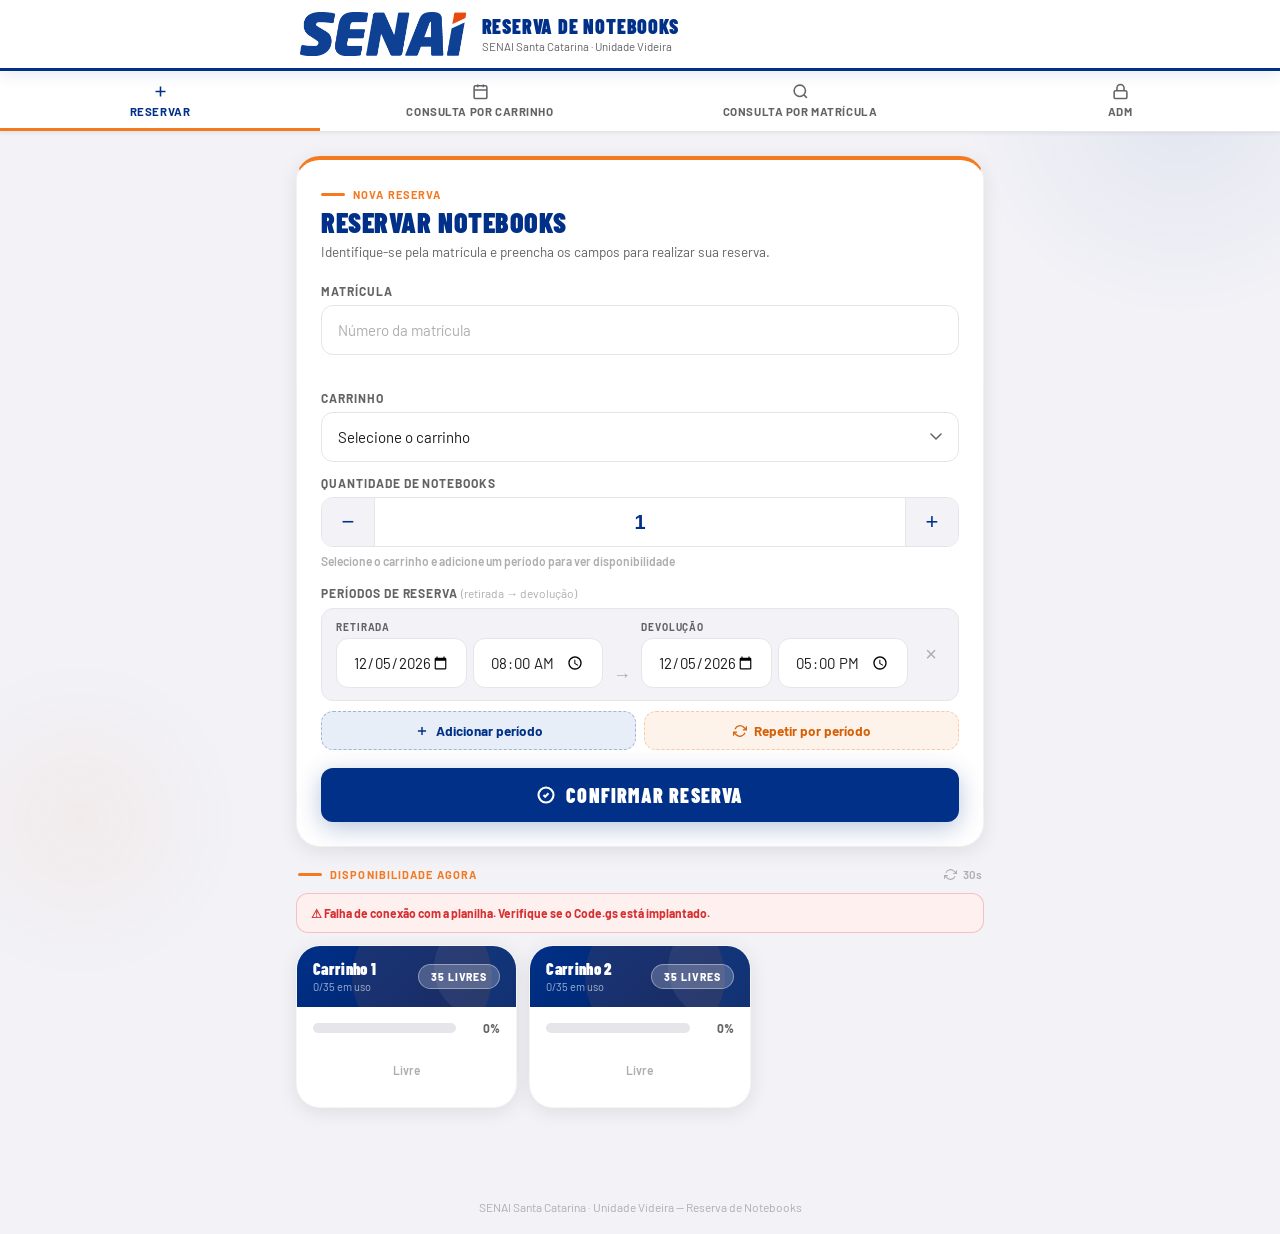
<file: index.html>
<!DOCTYPE html>
<html lang="pt-BR">
<head>
  <meta charset="UTF-8">
  <meta name="viewport" content="width=device-width, initial-scale=1.0">
  <title>Reserva de Notebooks — SENAI SC Videira</title>
  <link rel="preconnect" href="https://fonts.googleapis.com">
  <link rel="preconnect" href="https://fonts.gstatic.com" crossorigin>
  <link rel="icon" type="image/png" href="Logo-S.png">
  <link href="https://fonts.googleapis.com/css2?family=Barlow:wght@400;500;600;700;800&family=Barlow+Condensed:wght@700;800;900&display=swap" rel="stylesheet">
  <link rel="stylesheet" href="style.css">
</head>
<body>
  <header class="header">
    <div class="header-inner">
      <div class="logo-wrap">
        <img src="Logo-SENAI_EP.png" alt="SENAI" class="logo-img">
      </div>
      <div class="header-text">
        <h1>Reserva de Notebooks</h1>
        <p>SENAI Santa Catarina · Unidade Videira</p>
      </div>
    </div>
  </header>
  <nav class="nav-tabs" role="tablist" aria-label="Navegação principal">
    <button class="tab-btn active" data-tab="reservar" role="tab" aria-selected="true">
      <svg viewBox="0 0 24 24" fill="none" stroke="currentColor" stroke-width="2.2" aria-hidden="true"><path d="M12 5v14M5 12h14"/></svg>
      Reservar
    </button>
    <button class="tab-btn" data-tab="consultar" role="tab" aria-selected="false">
      <svg viewBox="0 0 24 24" fill="none" stroke="currentColor" stroke-width="2.2" aria-hidden="true"><rect x="3" y="4" width="18" height="18" rx="2"/><path d="M16 2v4M8 2v4M3 10h18"/></svg>
      Consulta por Carrinho
    </button>
    <button class="tab-btn" data-tab="consulta-professor" role="tab" aria-selected="false">
      <svg viewBox="0 0 24 24" fill="none" stroke="currentColor" stroke-width="2.2" aria-hidden="true"><circle cx="11" cy="11" r="8"/><path d="m21 21-4.35-4.35"/></svg>
      Consulta por Matrícula
    </button>
    <button class="tab-btn" data-tab="adm" role="tab" aria-selected="false">
      <svg viewBox="0 0 24 24" fill="none" stroke="currentColor" stroke-width="2.2" aria-hidden="true"><rect x="3" y="11" width="18" height="11" rx="2"/><path d="M7 11V7a5 5 0 0110 0v4"/></svg>
      ADM
    </button>
  </nav>
  <main class="main">
    <section id="tab-reservar" class="tab-content active" role="tabpanel">
      <div id="form-section">
        <div class="search-card">
          <div class="search-eyebrow">
            <span class="eyebrow-bar"></span>
            <span>Nova Reserva</span>
          </div>
          <h2>Reservar Notebooks</h2>
          <p class="search-sub">Identifique-se pela matrícula e preencha os campos para realizar sua reserva.</p>
          <form id="form-reserva" novalidate autocomplete="off">
            <div class="field-wrap" id="wrap-matricula">
              <label for="matricula">Matrícula</label>
              <input type="text" id="matricula" placeholder="Número da matrícula" inputmode="numeric" autocomplete="off">
              <div class="matricula-hint" id="matricula-hint"></div>
              <div class="error-text" id="err-matricula">Informe a matrícula.</div>
            </div>
            <div class="field-wrap" id="wrap-unidade">
              <label for="unidade">Carrinho</label>
              <select id="unidade">
                <option value="">Selecione o carrinho</option>
                <option value="Carrinho 1">Carrinho 1</option>
                <option value="Carrinho 2">Carrinho 2</option>
              </select>
              <div class="error-text" id="err-unidade">Selecione o carrinho.</div>
            </div>
            <div class="field-wrap" id="wrap-quantidade">
              <label for="quantidade">Quantidade de Notebooks</label>
              <div class="qty-wrap">
                <button type="button" class="qty-btn" id="qty-minus" aria-label="Diminuir quantidade">−</button>
                <input type="number" id="quantidade" value="1" min="1" max="35" aria-live="polite">
                <button type="button" class="qty-btn" id="qty-plus" aria-label="Aumentar quantidade">+</button>
              </div>
              <div class="qty-hint" id="qty-hint">Selecione o carrinho e adicione um período para ver disponibilidade</div>
              <div class="error-text" id="err-quantidade">Quantidade inválida (mínimo 1).</div>
            </div>
            <div class="field-wrap" id="wrap-slots">
              <label>Períodos de Reserva <span class="label-opcional">(retirada → devolução)</span></label>
              <div id="slot-list"></div>
              <div class="slot-actions-row">
                <button type="button" class="btn-add-slot" id="btn-add-slot">
                  <svg viewBox="0 0 24 24" fill="none" stroke="currentColor" stroke-width="2.5" width="14" height="14" aria-hidden="true"><path d="M12 5v14M5 12h14"/></svg>
                  Adicionar período
                </button>
                <button type="button" class="btn-add-slot btn-recorrente" id="btn-toggle-recorrente">
                  <svg viewBox="0 0 24 24" fill="none" stroke="currentColor" stroke-width="2.2" width="14" height="14" aria-hidden="true"><path d="M23 4v6h-6M1 20v-6h6"/><path d="M3.51 9a9 9 0 0114.85-3.36L23 10M1 14l4.64 4.36A9 9 0 0020.49 15"/></svg>
                  Repetir por período
                </button>
              </div>
              <div id="recorrente-panel" class="recorrente-panel" hidden>
                <div class="field-row">
                  <div class="field-wrap">
                    <label for="rec-inicio">Data início</label>
                    <input type="date" id="rec-inicio">
                  </div>
                  <div class="field-wrap">
                    <label for="rec-fim">Data fim</label>
                    <input type="date" id="rec-fim">
                  </div>
                </div>
                <div class="field-wrap">
                  <label>Repetir nos dias</label>
                  <div class="weekday-picker" id="rec-dias">
                    <button type="button" class="weekday-btn" data-dow="1">Seg</button>
                    <button type="button" class="weekday-btn" data-dow="2">Ter</button>
                    <button type="button" class="weekday-btn" data-dow="3">Qua</button>
                    <button type="button" class="weekday-btn" data-dow="4">Qui</button>
                    <button type="button" class="weekday-btn" data-dow="5">Sex</button>
                    <button type="button" class="weekday-btn" data-dow="6">Sáb</button>
                    <button type="button" class="weekday-btn" data-dow="0">Dom</button>
                  </div>
                </div>
                <div class="field-row">
                  <div class="field-wrap">
                    <label for="rec-hora-ret">Hora de retirada</label>
                    <input type="time" id="rec-hora-ret" min="08:00" max="23:00" value="08:00">
                  </div>
                  <div class="field-wrap">
                    <label for="rec-hora-dev">Hora de devolução</label>
                    <input type="time" id="rec-hora-dev" min="08:00" max="23:00" value="17:00">
                  </div>
                </div>
                <button type="button" class="btn-add-slot" id="btn-gerar-recorrente" style="border-style:solid;background:var(--orange-light);color:var(--orange-dark);border-color:rgba(244,121,32,0.35)">
                  Gerar períodos
                </button>
                <div class="rec-hint" id="rec-hint"></div>
              </div>
              <div class="error-text" id="err-slots">Adicione pelo menos um período de reserva.</div>
            </div>
            <button type="submit" class="btn-buscar" id="btn-reservar">
              <svg viewBox="0 0 24 24" fill="none" stroke="currentColor" stroke-width="2.5" width="20" height="20" aria-hidden="true"><path d="M9 12l2 2 4-4m6 2a9 9 0 11-18 0 9 9 0 0118 0z"/></svg>
              Confirmar Reserva
            </button>
          </form>
          <div id="suggestion-box" class="suggestion-box" hidden></div>
        </div>
      </div>
      <div id="confirmacao" hidden>
        <div class="result-card">
          <div class="card-top">
            <div class="avatar" id="conf-avatar"></div>
            <div class="card-name-block">
              <div class="card-name" id="conf-nome"></div>
              <div class="card-name-sub" id="conf-matricula"></div>
            </div>
            <span class="status-pill status-confirmado">Confirmado</span>
          </div>
          <div class="card-body">
            <div class="info-grid">
              <div>
                <div class="info-lbl">Carrinho</div>
                <div class="info-val" id="conf-unidade"></div>
              </div>
              <div>
                <div class="info-lbl">Quantidade</div>
                <div class="info-val" id="conf-quantidade"></div>
              </div>
            </div>
            <div id="conf-slots"></div>
          </div>
          <div class="card-footer">
            <span class="card-footer-icon">ℹ️</span>
            <p><strong>Retire os notebooks</strong> no armário de carregamento no horário de retirada. Eles retornam ao estoque automaticamente no horário de devolução.</p>
          </div>
        </div>
        <button class="btn-buscar" id="btn-nova-reserva" style="margin-top:12px">
          <svg viewBox="0 0 24 24" fill="none" stroke="currentColor" stroke-width="2.5" width="20" height="20" aria-hidden="true"><path d="M12 5v14M5 12h14"/></svg>
          Nova Reserva
        </button>
      </div>
      <div class="situacao-home-wrap">
        <div class="situacao-home-header">
          <div class="search-eyebrow" style="margin-bottom:0">
            <span class="eyebrow-bar"></span>
            <span>Disponibilidade Agora</span>
          </div>
          <div class="refresh-note" style="margin:0">
            <svg viewBox="0 0 24 24" fill="none" stroke="currentColor" stroke-width="2" width="13" height="13" aria-hidden="true"><path d="M23 4v6h-6M1 20v-6h6"/><path d="M3.51 9a9 9 0 0114.85-3.36L23 10M1 14l4.64 4.36A9 9 0 0020.49 15"/></svg>
            30s
          </div>
        </div>
        <div id="api-status" class="api-status-banner" hidden role="alert"></div>
        <div id="situacao-cards" class="situacao-grid" aria-live="polite"></div>
      </div>
    </section>
    <section id="tab-consultar" class="tab-content" hidden role="tabpanel">
      <div class="search-card">
        <div class="search-eyebrow">
          <span class="eyebrow-bar"></span>
          <span>Consulta por Carrinho</span>
        </div>
        <h2>Consulta por Carrinho</h2>
        <p class="search-sub">Verifique datas e horários disponíveis. Filtre por horário para consultar uma janela específica.</p>
        <div class="field-wrap">
          <label for="cons-unidade">Carrinho</label>
          <select id="cons-unidade">
            <option value="">Todos os carrinhos</option>
            <option value="Carrinho 1">Carrinho 1</option>
            <option value="Carrinho 2">Carrinho 2</option>
          </select>
        </div>
        <div class="field-wrap">
          <label for="cons-mes">Mês de Referência</label>
          <input type="month" id="cons-mes">
        </div>
        <div class="field-row">
          <div class="field-wrap">
            <label for="cons-hora-ret">Horário de retirada <span class="label-opcional">(opcional)</span></label>
            <input type="time" id="cons-hora-ret" min="08:00" max="23:00">
          </div>
          <div class="field-wrap">
            <label for="cons-hora-dev">Horário de devolução <span class="label-opcional">(opcional)</span></label>
            <input type="time" id="cons-hora-dev" min="08:00" max="23:00">
          </div>
        </div>
        <button class="btn-buscar" id="btn-consultar">
          <svg viewBox="0 0 24 24" fill="none" stroke="currentColor" stroke-width="2.5" width="20" height="20" aria-hidden="true"><circle cx="11" cy="11" r="8"/><path d="m21 21-4.35-4.35"/></svg>
          Consultar
        </button>
      </div>
      <div id="consulta-resultado" aria-live="polite"></div>
    </section>
    <section id="tab-consulta-professor" class="tab-content" hidden role="tabpanel">
      <div class="search-card">
        <div class="search-eyebrow">
          <span class="eyebrow-bar"></span>
          <span>Consulta por Matrícula</span>
        </div>
        <h2>Consultar Reservas</h2>
        <p class="search-sub">Digite a matrícula para listar as reservas dela.</p>
        <div class="field-wrap" id="wrap-prof-matricula">
          <label for="prof-matricula">Matrícula</label>
          <input type="text" id="prof-matricula" placeholder="Número da matrícula" inputmode="numeric" autocomplete="off">
        </div>
        <div class="field-wrap">
          <label for="prof-unidade">Carrinho <span class="label-opcional">(opcional)</span></label>
          <select id="prof-unidade">
            <option value="">Todos os carrinhos</option>
            <option value="Carrinho 1">Carrinho 1</option>
            <option value="Carrinho 2">Carrinho 2</option>
          </select>
        </div>
        <div class="field-row">
          <div class="field-wrap">
            <label for="prof-inicio">Data Início <span class="label-opcional">(opcional)</span></label>
            <input type="date" id="prof-inicio">
          </div>
          <div class="field-wrap">
            <label for="prof-fim">Data Fim <span class="label-opcional">(opcional)</span></label>
            <input type="date" id="prof-fim">
          </div>
        </div>
        <button class="btn-buscar" id="btn-consulta-professor">
          <svg viewBox="0 0 24 24" fill="none" stroke="currentColor" stroke-width="2.5" width="20" height="20" aria-hidden="true"><circle cx="11" cy="11" r="8"/><path d="m21 21-4.35-4.35"/></svg>
          Buscar Reservas
        </button>
      </div>
      <div id="consulta-professor-resultado" aria-live="polite"></div>
    </section>
    <section id="tab-adm" class="tab-content" hidden role="tabpanel">
      <div class="search-card">
        <div class="search-eyebrow">
          <span class="eyebrow-bar"></span>
          <span>Área Restrita</span>
        </div>
        <h2>Acesso Administrativo</h2>
        <p class="search-sub">Digite a senha de administrador para acessar o painel ADM.</p>
        <div class="field-wrap" id="wrap-adm-senha">
          <label for="adm-senha">Senha de Acesso</label>
          <div class="password-wrap">
            <input type="password" id="adm-senha" placeholder="Digite a senha" autocomplete="off">
            <button type="button" class="btn-eye" id="btn-eye-adm" aria-label="Mostrar senha">
              <svg viewBox="0 0 24 24" fill="none" stroke="currentColor" stroke-width="2" width="20" height="20" aria-hidden="true"><path d="M1 12s4-8 11-8 11 8 11 8-4 8-11 8-11-8-11-8z"/><circle cx="12" cy="12" r="3"/></svg>
            </button>
          </div>
          <div class="error-text" id="err-adm-senha">Informe a senha.</div>
        </div>
        <div id="adm-login-erro"></div>
        <button class="btn-buscar" id="btn-adm-acessar">
          <svg viewBox="0 0 24 24" fill="none" stroke="currentColor" stroke-width="2.5" width="20" height="20" aria-hidden="true"><rect x="3" y="11" width="18" height="11" rx="2"/><path d="M7 11V7a5 5 0 0110 0v4"/></svg>
          Acessar
        </button>
      </div>
    </section>
  </main>
  <footer class="footer">
    <p>SENAI Santa Catarina · Unidade Videira — Reserva de Notebooks</p>
  </footer>
  <div id="toast" class="toast" role="status" aria-live="polite"></div>
  <script src="app.js"></script>
</body>
</html>
</file>
<file: style.css>
/* ════════════════════════════════════════════════
   SENAI – Reserva de Notebooks | style.css
   Cores oficiais: Azul #003087 | Laranja #F47920
   ════════════════════════════════════════════════ */
:root {
  --blue:         #003087;
  --blue-dark:    #002166;
  --blue-mid:     #004BB5;
  --blue-light:   #E8EEF8;
  --blue-xlight:  #F0F4FB;
  --orange:       #F47920;
  --orange-dark:  #D4620A;
  --orange-light: #FEF3EA;
  --charcoal:     #1C1C1E;
  --gray-80:      #3A3A3C;
  --gray-60:      #636366;
  --gray-40:      #AEAEB2;
  --gray-20:      #E5E5EA;
  --gray-10:      #F2F2F7;
  --white:        #FFFFFF;
  --green:        #1A7F37;
  --green-bg:     #EAF7EE;
  --green-border: #A7E3B8;
  --red:          #D63031;
  --red-bg:       #FFF0F0;
  --shadow-sm:   0 1px 4px rgba(0,0,0,0.07);
  --shadow-md:   0 4px 20px rgba(0,0,0,0.09);
  --shadow-blue: 0 6px 24px rgba(0,48,135,0.28);
  --r-sm:   8px;
  --r-md:   12px;
  --r-lg:   18px;
  --r-xl:   24px;
  --r-full: 9999px;
}
/* ─── RESET ─── */
*, *::before, *::after { box-sizing: border-box; margin: 0; padding: 0; }
html { scroll-behavior: smooth; }
body {
  font-family: 'Barlow', -apple-system, BlinkMacSystemFont, sans-serif;
  background: var(--gray-10);
  color: var(--charcoal);
  min-height: 100vh;
  -webkit-font-smoothing: antialiased;
  position: relative;
}
body::before {
  content: '';
  position: fixed; top: -120px; right: -120px;
  width: 440px; height: 440px; border-radius: 50%;
  background: radial-gradient(circle, rgba(0,48,135,0.06) 0%, transparent 70%);
  pointer-events: none; z-index: 0;
}
body::after {
  content: '';
  position: fixed; bottom: -80px; left: -80px;
  width: 320px; height: 320px; border-radius: 50%;
  background: radial-gradient(circle, rgba(244,121,32,0.05) 0%, transparent 70%);
  pointer-events: none; z-index: 0;
}
/* ══════════════════════════════════
   HEADER
══════════════════════════════════ */
.header {
  background: var(--white);
  border-bottom: 3px solid var(--blue);
  position: sticky; top: 0; z-index: 100;
  box-shadow: 0 2px 16px rgba(0,48,135,0.12);
}
.header-inner {
  max-width: 720px;
  margin: 0 auto;
  padding: 12px 20px;
  display: flex;
  align-items: center;
  gap: 16px;
}
.logo-wrap {
  flex-shrink: 0;
  display: flex;
  align-items: center;
}
.logo-img {
  height: 44px;
  width: auto;
  display: block;
  object-fit: contain;
}
.header-text { flex: 1; }
.header-text h1 {
  font-family: 'Barlow Condensed', sans-serif;
  font-size: 20px; font-weight: 900;
  color: var(--blue);
  text-transform: uppercase; letter-spacing: 0.04em;
  line-height: 1.1;
}
.header-text p {
  font-size: 11.5px;
  color: var(--gray-60);
  margin-top: 2px;
}
/* ══════════════════════════════════
   NAV TABS
══════════════════════════════════ */
.nav-tabs {
  background: var(--white);
  border-bottom: 1px solid var(--gray-20);
  position: sticky; top: 67px; z-index: 90;
  box-shadow: var(--shadow-sm);
  display: flex;
  overflow-x: auto;
  -webkit-overflow-scrolling: touch;
  scrollbar-width: none;
}
.nav-tabs::-webkit-scrollbar { display: none; }
.tab-btn {
  flex: 1;
  min-width: 80px;
  padding: 12px 8px 10px;
  background: none;
  border: none;
  border-bottom: 3px solid transparent;
  cursor: pointer;
  font-family: 'Barlow', sans-serif;
  font-size: 11.5px;
  font-weight: 700;
  color: var(--gray-60);
  text-transform: uppercase;
  letter-spacing: 0.05em;
  display: flex;
  flex-direction: column;
  align-items: center;
  gap: 4px;
  transition: color .15s, border-color .15s;
  white-space: nowrap;
  text-decoration: none;
}
.tab-btn svg { width: 17px; height: 17px; }
.tab-btn:hover { color: var(--blue); }
.tab-btn.active {
  color: var(--blue);
  border-bottom-color: var(--orange);
}
/* ══════════════════════════════════
   LAYOUT
══════════════════════════════════ */
.main {
  max-width: 720px;
  margin: 0 auto;
  padding: 24px 16px 72px;
  position: relative; z-index: 1;
}
.tab-content { display: block; }
.tab-content:not(.active) { display: none; }
/* ══════════════════════════════════
   SEARCH CARD (base)
══════════════════════════════════ */
.search-card {
  background: var(--white);
  border-radius: var(--r-xl);
  box-shadow: var(--shadow-md);
  padding: 28px 24px 24px;
  margin-bottom: 20px;
  border: 1px solid rgba(0,0,0,0.05);
  border-top: 4px solid var(--orange);
}
.search-eyebrow {
  display: flex; align-items: center; gap: 8px;
  margin-bottom: 6px;
}
.eyebrow-bar {
  display: inline-block;
  width: 24px; height: 3px;
  background: var(--orange); border-radius: 2px;
}
.search-eyebrow span {
  font-size: 11px; font-weight: 700;
  text-transform: uppercase; letter-spacing: 0.1em;
  color: var(--orange);
}
.search-card h2 {
  font-family: 'Barlow Condensed', sans-serif;
  font-size: 28px; font-weight: 900;
  text-transform: uppercase; letter-spacing: 0.02em;
  color: var(--blue); line-height: 1.1;
  margin-bottom: 4px;
}
.search-sub {
  font-size: 13.5px; color: var(--gray-60);
  margin-bottom: 22px; line-height: 1.5;
}
/* ══════════════════════════════════
   FORM FIELDS
══════════════════════════════════ */
.field-wrap { margin-bottom: 14px; }
.field-wrap label {
  display: block;
  font-size: 12px; font-weight: 700;
  text-transform: uppercase; letter-spacing: 0.08em;
  color: var(--gray-60); margin-bottom: 7px;
}
.label-opcional {
  font-weight: 400; text-transform: none;
  letter-spacing: 0; color: var(--gray-40);
}
.field-wrap input[type="text"],
.field-wrap input[type="date"],
.field-wrap input[type="month"],
.field-wrap input[type="password"],
.field-wrap select {
  width: 100%; height: 50px;
  border: 1.5px solid var(--gray-20);
  border-radius: var(--r-md);
  padding: 0 16px;
  font-family: 'Barlow', sans-serif;
  font-size: 15px; color: var(--charcoal);
  background: var(--white);
  transition: border-color .2s, box-shadow .2s;
  -webkit-appearance: none; appearance: none;
}
.field-wrap textarea {
  width: 100%;
  border: 1.5px solid var(--gray-20);
  border-radius: var(--r-sm);
  padding: 10px 14px;
  font-family: 'Barlow', sans-serif;
  font-size: 14px;
  color: var(--charcoal);
  background: var(--white);
  resize: vertical;
  min-height: 72px;
  transition: border-color .15s, box-shadow .15s;
}
.field-wrap textarea:focus {
  outline: none;
  border-color: var(--blue-mid);
  box-shadow: 0 0 0 3px rgba(0,48,135,0.1);
}
.field-wrap input::placeholder,
.field-wrap textarea::placeholder { color: var(--gray-40); }
.field-wrap input:focus,
.field-wrap select:focus {
  outline: none;
  border-color: var(--blue);
  box-shadow: 0 0 0 3px rgba(0,48,135,0.12);
}
.field-wrap select {
  cursor: pointer;
  background-image: url("data:image/svg+xml,%3Csvg xmlns='http://www.w3.org/2000/svg' width='12' height='8' viewBox='0 0 12 8'%3E%3Cpath d='M1 1l5 5 5-5' stroke='%23636366' stroke-width='1.5' fill='none' stroke-linecap='round'/%3E%3C/svg%3E");
  background-repeat: no-repeat;
  background-position: right 16px center;
  padding-right: 42px;
}
.field-row {
  display: grid;
  grid-template-columns: 1fr 1fr;
  gap: 12px;
}
/* ══════════════════════════════════
   QUANTITY STEPPER
══════════════════════════════════ */
.qty-wrap {
  display: flex;
  align-items: stretch;
  border: 1.5px solid var(--gray-20);
  border-radius: var(--r-md);
  overflow: hidden;
  height: 50px;
  transition: border-color .2s, box-shadow .2s;
}
.qty-wrap:focus-within {
  border-color: var(--blue);
  box-shadow: 0 0 0 3px rgba(0,48,135,0.12);
}
.qty-btn {
  width: 52px;
  background: var(--gray-10);
  border: none;
  font-size: 22px; font-weight: 400;
  color: var(--blue);
  cursor: pointer;
  transition: background .15s;
  flex-shrink: 0;
  display: flex; align-items: center; justify-content: center;
}
.qty-btn:hover  { background: var(--blue-light); }
.qty-btn:active { background: var(--blue-light); }
.qty-wrap input[type="number"] {
  flex: 1;
  border: none;
  border-left: 1.5px solid var(--gray-20);
  border-right: 1.5px solid var(--gray-20);
  border-radius: 0;
  text-align: center;
  font-size: 20px; font-weight: 700;
  color: var(--blue);
  background: var(--white);
  height: 100%;
  -webkit-appearance: none; appearance: none;
  padding: 0;
}
.qty-wrap input[type="number"]:focus { outline: none; box-shadow: none; border-color: var(--gray-20); }
.qty-wrap input[type="number"]::-webkit-inner-spin-button,
.qty-wrap input[type="number"]::-webkit-outer-spin-button { -webkit-appearance: none; }
.qty-hint {
  font-size: 12px; font-weight: 600;
  margin-top: 7px;
  color: var(--gray-40);
  min-height: 18px;
  transition: color .2s;
}
.qty-hint.qty-ok   { color: var(--green); }
.qty-hint.qty-low  { color: var(--orange-dark); }
.qty-hint.qty-none { color: var(--red); }
/* ══════════════════════════════════
   MATRÍCULA — validação em tempo real
══════════════════════════════════ */
.matricula-hint {
  font-size: 12px;
  font-weight: 700;
  margin-top: 6px;
  min-height: 16px;
}
.matricula-hint.matricula-ok   { color: var(--green); }
.matricula-hint.matricula-erro { color: var(--red); }
/* ══════════════════════════════════
   BUTTONS
══════════════════════════════════ */
.btn-buscar {
  width: 100%; height: 54px;
  background: var(--blue);
  color: var(--white);
  border: none; border-radius: var(--r-md);
  font-family: 'Barlow Condensed', sans-serif;
  font-size: 20px; font-weight: 900;
  letter-spacing: 0.06em; text-transform: uppercase;
  cursor: pointer;
  display: flex; align-items: center; justify-content: center; gap: 10px;
  box-shadow: var(--shadow-blue);
  transition: background .18s, transform .1s, box-shadow .18s;
  margin-top: 18px;
}
.btn-buscar:hover {
  background: var(--blue-dark);
  box-shadow: 0 8px 30px rgba(0,48,135,0.38);
  transform: translateY(-1px);
}
.btn-buscar:active { transform: scale(0.98); box-shadow: none; }
.btn-buscar:disabled { opacity: 0.55; cursor: not-allowed; transform: none; }
.btn-novo {
  display: inline-block;
  background: var(--blue-light);
  color: var(--blue);
  border: 1.5px solid rgba(0,48,135,0.2);
  border-radius: var(--r-md);
  font-family: 'Barlow', sans-serif;
  font-size: 14px; font-weight: 700;
  padding: 10px 22px; cursor: pointer;
  transition: background .15s;
}
.btn-novo:hover { background: var(--blue-xlight); }
/* ══════════════════════════════════
   RESULT CARDS
══════════════════════════════════ */
.result-card {
  background: var(--white);
  border-radius: var(--r-xl);
  box-shadow: var(--shadow-md);
  overflow: hidden;
  margin-bottom: 16px;
  border: 1px solid rgba(0,0,0,0.04);
  transition: box-shadow .22s, transform .22s;
  animation: fadeUp .32s ease both;
}
.result-card:hover {
  box-shadow: 0 8px 32px rgba(0,48,135,0.15);
  transform: translateY(-2px);
}
@keyframes fadeUp {
  from { opacity: 0; transform: translateY(12px); }
  to   { opacity: 1; transform: translateY(0); }
}
.card-top {
  background: linear-gradient(135deg, var(--blue) 0%, var(--blue-dark) 100%);
  padding: 18px 22px;
  display: flex; align-items: center; gap: 14px;
  position: relative; overflow: hidden;
}
.card-top::before {
  content: ''; position: absolute;
  top: -28px; right: -18px;
  width: 100px; height: 100px; border-radius: 50%;
  background: rgba(255,255,255,0.07); pointer-events: none;
}
.card-top::after {
  content: ''; position: absolute;
  bottom: -40px; left: 25%;
  width: 140px; height: 140px; border-radius: 50%;
  background: rgba(244,121,32,0.10); pointer-events: none;
}
.avatar {
  width: 50px; height: 50px; border-radius: 50%;
  background: rgba(255,255,255,0.18);
  border: 2px solid rgba(255,255,255,0.38);
  display: flex; align-items: center; justify-content: center;
  font-family: 'Barlow Condensed', sans-serif;
  font-size: 19px; font-weight: 900;
  color: var(--white); flex-shrink: 0;
  letter-spacing: 0.04em; z-index: 1;
}
.card-name-block { flex: 1; z-index: 1; min-width: 0; }
.card-name {
  font-family: 'Barlow Condensed', sans-serif;
  font-size: 21px; font-weight: 900;
  color: var(--white); letter-spacing: 0.02em; line-height: 1.1;
  white-space: nowrap; overflow: hidden; text-overflow: ellipsis;
}
.card-name-sub {
  font-size: 11.5px;
  color: rgba(255,255,255,0.62);
  margin-top: 3px;
}
.status-pill {
  padding: 5px 12px; border-radius: var(--r-full);
  font-size: 10.5px; font-weight: 800;
  text-transform: uppercase; letter-spacing: 0.09em;
  flex-shrink: 0; z-index: 1; white-space: nowrap;
}
.status-confirmado {
  background: rgba(255,255,255,0.22);
  color: #fff;
  border: 1px solid rgba(255,255,255,0.38);
}
.status-pendente {
  background: rgba(244,121,32,0.35);
  color: #ffe0b2;
  border: 1px solid rgba(244,121,32,0.5);
}
.status-cancelado {
  background: rgba(0,0,0,0.22);
  color: rgba(255,255,255,0.5);
  border: 1px solid rgba(255,255,255,0.15);
}
.card-body { padding: 20px 22px; }
.info-grid {
  display: grid;
  grid-template-columns: 1fr 1fr;
  gap: 16px; margin-bottom: 18px;
}
.info-lbl {
  font-size: 10.5px; font-weight: 700;
  text-transform: uppercase; letter-spacing: 0.09em;
  color: var(--gray-40); margin-bottom: 4px;
}
.info-val {
  font-size: 15px; font-weight: 600;
  color: var(--charcoal); line-height: 1.3;
}
.card-footer {
  border-top: 1px solid rgba(0,48,135,0.08);
  padding: 12px 22px;
  background: var(--blue-xlight);
  display: flex; align-items: flex-start; gap: 10px;
}
.card-footer-icon { font-size: 14px; flex-shrink: 0; margin-top: 1px; }
.card-footer p { font-size: 12.5px; color: var(--gray-60); line-height: 1.5; }
.card-footer strong { color: var(--charcoal); font-weight: 700; }
/* ══════════════════════════════════
   AVAILABILITY TABLE
══════════════════════════════════ */
.avail-table-wrap {
  overflow-x: auto;
  margin-bottom: 14px;
  border-radius: var(--r-md);
  border: 1px solid var(--gray-20);
}
.avail-table {
  width: 100%;
  border-collapse: collapse;
  font-size: 13px;
}
.avail-table thead th {
  background: var(--blue);
  color: var(--white);
  font-family: 'Barlow Condensed', sans-serif;
  font-size: 13px; font-weight: 900;
  text-transform: uppercase; letter-spacing: 0.05em;
  padding: 10px 14px;
  text-align: center;
  white-space: nowrap;
}
.avail-table thead th:first-child { text-align: left; }
.avail-table tbody tr:nth-child(even) { background: var(--gray-10); }
.avail-table tbody tr:hover { background: var(--blue-xlight); }
.avail-table td {
  padding: 9px 14px;
  border-bottom: 1px solid var(--gray-20);
  text-align: center;
  vertical-align: middle;
}
.avail-table td:first-child { text-align: left; }
.avail-table tbody tr:last-child td { border-bottom: none; }
.avail-date strong { font-size: 14px; color: var(--charcoal); display: block; }
.avail-date small  { font-size: 11px; color: var(--gray-60); }
.avail-badge {
  display: inline-block;
  padding: 3px 10px;
  border-radius: var(--r-full);
  font-size: 12px; font-weight: 700;
  white-space: nowrap;
}
.avail-ok   { background: var(--green-bg);     color: var(--green);       border: 1px solid var(--green-border); }
.avail-mid  { background: var(--orange-light);  color: var(--orange-dark); border: 1px solid rgba(244,121,32,0.3); }
.avail-low  { background: #FFF3F3;              color: #B94040;            border: 1px solid #F0B4B4; }
.avail-none { background: #FDEAEA;              color: var(--red);         border: 1px solid #F0B4B4; font-weight: 800; }
.avail-legend {
  font-size: 11.5px; color: var(--gray-60);
  display: flex; flex-wrap: wrap; gap: 8px;
  align-items: center;
  padding-top: 4px;
}
/* ══════════════════════════════════
   USO BAR — Situação Atual
══════════════════════════════════ */
.uso-bar-wrap {
  display: flex; align-items: center; gap: 10px;
  margin-bottom: 18px;
}
.uso-bar-bg {
  flex: 1; height: 10px;
  background: var(--gray-20);
  border-radius: var(--r-full);
  overflow: hidden;
}
.uso-bar-fill {
  height: 100%;
  border-radius: var(--r-full);
  transition: width .5s ease;
}
.bar-ok   { background: var(--green); }
.bar-mid  { background: var(--orange); }
.bar-high { background: #D06020; }
.bar-full { background: var(--red); }
.uso-bar-pct {
  font-size: 12px; font-weight: 700;
  color: var(--gray-60);
  min-width: 34px; text-align: right;
}
.reserva-row {
  display: flex; align-items: center; gap: 12px;
  padding: 10px 0;
  border-bottom: 1px solid var(--gray-20);
}
.reserva-row:last-child { border-bottom: none; }
.reserva-now {
  background: var(--blue-xlight);
  margin: 0 -22px;
  padding-left: 22px; padding-right: 22px;
}
.refresh-note {
  display: flex; align-items: center; gap: 6px;
  font-size: 11.5px; color: var(--gray-40);
  font-weight: 600;
  margin-top: -8px; margin-bottom: 4px;
}
/* ══════════════════════════════════
   EXPORT AREA
══════════════════════════════════ */
.password-wrap {
  display: flex; align-items: center;
  border: 1.5px solid var(--gray-20);
  border-radius: var(--r-md);
  overflow: hidden;
  background: var(--white);
  height: 50px;
  transition: border-color .2s, box-shadow .2s;
}
.password-wrap:focus-within {
  border-color: var(--blue);
  box-shadow: 0 0 0 3px rgba(0,48,135,0.12);
}
.password-wrap input {
  flex: 1; height: 100%;
  border: none !important;
  box-shadow: none !important;
  border-radius: 0 !important;
  padding: 0 16px;
  font-family: 'Barlow', sans-serif;
  font-size: 15px;
  background: transparent;
}
.password-wrap input:focus { outline: none; box-shadow: none !important; }
.btn-eye {
  width: 48px; height: 100%;
  background: none; border: none;
  color: var(--gray-40);
  cursor: pointer;
  display: flex; align-items: center; justify-content: center;
  transition: color .15s;
  flex-shrink: 0;
}
.btn-eye:hover { color: var(--blue); }
.error-msg {
  font-size: 12.5px; font-weight: 600;
  color: var(--red);
  margin-top: 8px;
  padding: 9px 13px;
  background: var(--red-bg);
  border-radius: var(--r-sm);
  border: 1px solid rgba(214,48,49,0.2);
}
/* ══════════════════════════════════
   EMPTY STATE
══════════════════════════════════ */
.empty-state {
  background: var(--white);
  border-radius: var(--r-xl);
  box-shadow: var(--shadow-md);
  text-align: center;
  padding: 48px 24px;
  border: 1px solid rgba(0,0,0,0.04);
}
.empty-emoji { font-size: 46px; margin-bottom: 12px; }
.empty-state h3 { font-size: 18px; font-weight: 700; color: var(--blue); margin-bottom: 6px; }
.empty-state p  { font-size: 14px; color: var(--gray-60); line-height: 1.6; }
/* ══════════════════════════════════
   SPINNER DE LOADING (botões)
══════════════════════════════════ */
.spinner-btn {
  display: inline-block;
  width: 16px; height: 16px;
  border: 2px solid rgba(255,255,255,0.4);
  border-top-color: #fff;
  border-radius: 50%;
  animation: spin .65s linear infinite;
  vertical-align: middle;
  margin-right: 2px;
}
@keyframes spin { to { transform: rotate(360deg); } }
/* ══════════════════════════════════
   TOAST
══════════════════════════════════ */
.toast {
  position: fixed;
  bottom: 24px; left: 50%;
  transform: translateX(-50%) translateY(90px);
  background: var(--charcoal);
  color: var(--white);
  padding: 12px 24px;
  border-radius: var(--r-full);
  font-size: 13.5px; font-weight: 600;
  box-shadow: 0 8px 32px rgba(0,0,0,0.22);
  z-index: 9999;
  transition: transform .28s cubic-bezier(.34,1.56,.64,1), opacity .2s;
  opacity: 0;
  pointer-events: none;
  white-space: nowrap;
  max-width: calc(100vw - 32px);
  text-overflow: ellipsis;
  overflow: hidden;
}
.toast.show { transform: translateX(-50%) translateY(0); opacity: 1; }
.toast.toast-success { background: var(--green); }
.toast.toast-warn    { background: var(--orange-dark); }
.toast.toast-error   { background: var(--red); }
/* ══════════════════════════════════
   FOOTER
══════════════════════════════════ */
.footer {
  text-align: center;
  padding: 20px 16px;
  font-size: 12px; color: var(--gray-40);
  position: relative; z-index: 1;
  display: flex; align-items: center; justify-content: center; gap: 8px;
}
/* ══════════════════════════════════
   VALIDAÇÃO – estados de erro
══════════════════════════════════ */
.error-text {
  display: none;
  font-size: 11.5px; font-weight: 600;
  color: var(--red);
  margin-top: 6px;
}
.field-wrap.has-error > input,
.field-wrap.has-error > select,
.field-wrap.has-error .qty-wrap {
  border-color: var(--red) !important;
  box-shadow: 0 0 0 3px rgba(214,48,49,0.1) !important;
}
.field-wrap.has-error .error-text { display: block; }
.field-wrap.has-error#wrap-slots .btn-add-slot { border-color: rgba(214,48,49,0.4); }
.field-wrap input[type="time"] {
  width: 100%; height: 50px;
  border: 1.5px solid var(--gray-20);
  border-radius: var(--r-md);
  padding: 0 16px;
  font-family: 'Barlow', sans-serif;
  font-size: 15px; color: var(--charcoal);
  background: var(--white);
  transition: border-color .2s, box-shadow .2s;
  -webkit-appearance: none; appearance: none;
}
.field-wrap input[type="time"]:focus {
  outline: none;
  border-color: var(--blue);
  box-shadow: 0 0 0 3px rgba(0,48,135,0.12);
}
/* ══════════════════════════════════
   SLOT ROWS — períodos de reserva
══════════════════════════════════ */
#slot-list { display: flex; flex-direction: column; gap: 10px; margin-bottom: 10px; }
.slot-row {
  display: flex; align-items: flex-start; gap: 8px;
  background: var(--gray-10);
  border: 1.5px solid var(--gray-20);
  border-radius: var(--r-md);
  padding: 12px 12px 12px 14px;
  animation: fadeUp .22s ease both;
  position: relative;
}
.slot-row.slot-error { border-color: var(--red); background: var(--red-bg); }
.slot-fields {
  flex: 1;
  display: grid;
  grid-template-columns: 1fr auto 1fr;
  gap: 8px;
  align-items: center;
}
.slot-group { display: flex; flex-direction: column; gap: 5px; min-width: 0; }
.slot-lbl {
  font-size: 10px; font-weight: 700;
  text-transform: uppercase; letter-spacing: 0.09em;
  color: var(--gray-60);
}
.slot-dt {
  display: grid;
  grid-template-columns: 1fr 1fr;
  gap: 6px;
  min-width: 0;
}
.slot-dt input {
  width: 100%; height: 42px;
  border: 1.5px solid var(--gray-20);
  border-radius: var(--r-sm);
  padding: 0 10px;
  font-family: 'Barlow', sans-serif;
  font-size: 13.5px; color: var(--charcoal);
  background: var(--white);
  transition: border-color .18s, box-shadow .18s;
  -webkit-appearance: none; appearance: none;
  min-width: 0;
}
.slot-dt input:focus {
  outline: none;
  border-color: var(--blue);
  box-shadow: 0 0 0 3px rgba(0,48,135,0.1);
}
.slot-sep {
  color: var(--gray-40); font-size: 18px; font-weight: 700;
  padding: 0 2px; align-self: flex-end; margin-bottom: 2px;
  user-select: none;
}
.slot-remove {
  width: 30px; height: 30px; flex-shrink: 0;
  background: none; border: none;
  color: var(--gray-40); cursor: pointer;
  font-size: 20px; line-height: 1;
  border-radius: var(--r-full);
  display: flex; align-items: center; justify-content: center;
  transition: background .15s, color .15s;
  margin-top: 18px;
}
.slot-remove:hover { background: var(--red-bg); color: var(--red); }
.btn-add-slot {
  display: flex; align-items: center; gap: 7px;
  padding: 10px 16px;
  background: var(--blue-light);
  color: var(--blue);
  border: 1.5px dashed rgba(0,48,135,0.3);
  border-radius: var(--r-md);
  font-family: 'Barlow', sans-serif;
  font-size: 13.5px; font-weight: 700;
  cursor: pointer; width: 100%;
  justify-content: center;
  transition: background .15s, border-color .15s;
}
.btn-add-slot:hover { background: var(--blue-xlight); border-color: rgba(0,48,135,0.5); }
.slot-actions-row { display: grid; grid-template-columns: 1fr 1fr; gap: 8px; }
.slot-actions-row .btn-add-slot { width: auto; }
.btn-recorrente { background: var(--orange-light); color: var(--orange-dark); border-color: rgba(244,121,32,0.35); }
.btn-recorrente:hover { background: #FCE7D6; border-color: rgba(244,121,32,0.55); }
/* ══════════════════════════════════
   RESERVA RECORRENTE
══════════════════════════════════ */
.recorrente-panel {
  margin-top: 10px;
  padding: 14px;
  background: var(--orange-light);
  border: 1.5px solid rgba(244,121,32,0.25);
  border-radius: var(--r-md);
  animation: fadeUp .2s ease both;
}
.recorrente-panel .field-wrap:last-of-type { margin-bottom: 12px; }
.weekday-picker { display: grid; grid-template-columns: repeat(7, 1fr); gap: 6px; }
.weekday-btn {
  height: 38px;
  border: 1.5px solid var(--gray-20);
  border-radius: var(--r-sm);
  background: var(--white);
  color: var(--gray-60);
  font-family: 'Barlow', sans-serif;
  font-size: 12px; font-weight: 700;
  cursor: pointer;
  transition: background .15s, border-color .15s, color .15s;
}
.weekday-btn:hover { border-color: rgba(244,121,32,0.5); }
.weekday-btn.active {
  background: var(--orange);
  border-color: var(--orange);
  color: var(--white);
}
.rec-hint {
  font-size: 11.5px; font-weight: 700;
  margin-top: 8px; text-align: center;
  min-height: 15px;
}
.rec-hint-ok    { color: var(--green); }
.rec-hint-error { color: var(--red); }
@media (max-width: 480px) {
  .slot-actions-row { grid-template-columns: 1fr; }
  .weekday-picker    { grid-template-columns: repeat(4, 1fr); }
}
/* ══════════════════════════════════
   SLOT BADGE — tabela de consulta
══════════════════════════════════ */
.slot-time-badge {
  display: inline-flex; align-items: center;
  background: var(--blue-xlight);
  color: var(--blue);
  border: 1px solid rgba(0,48,135,0.18);
  border-radius: var(--r-full);
  font-size: 11px; font-weight: 700;
  padding: 2px 9px;
  white-space: nowrap;
  margin: 2px 3px 2px 0;
}
.avail-slots-cell { font-size: 12px; color: var(--charcoal); text-align: left !important; }
.conf-slot-row {
  background: var(--blue-xlight);
  border: 1.5px solid rgba(0,48,135,0.12);
  border-radius: var(--r-md);
  padding: 10px 14px;
  margin-bottom: 8px;
  font-size: 13.5px;
}
.conf-slot-row:last-child { margin-bottom: 0; }
.conf-slot-row .slot-row-label {
  font-size: 10px; font-weight: 700;
  text-transform: uppercase; letter-spacing: 0.09em;
  color: var(--gray-60); margin-bottom: 4px;
}
.conf-slot-row .slot-row-val {
  font-weight: 700; color: var(--blue);
}
/* ══════════════════════════════════
   SUGGESTION BOX — datas próximas
══════════════════════════════════ */
.suggestion-box {
  background: var(--orange-light);
  border: 1.5px solid rgba(244,121,32,0.3);
  border-radius: var(--r-md);
  padding: 14px 16px;
  margin-top: 14px;
  animation: fadeUp .28s ease both;
}
.suggestion-title {
  font-size: 12.5px; font-weight: 700;
  color: var(--orange-dark);
  margin-bottom: 10px;
  display: flex; align-items: center; gap: 6px;
}
.suggestion-item {
  display: flex; align-items: center; justify-content: space-between;
  padding: 7px 0;
  border-bottom: 1px solid rgba(244,121,32,0.15);
  font-size: 13px;
  gap: 8px;
}
.suggestion-item:last-child { border-bottom: none; }
.suggestion-info { flex: 1; }
.suggestion-info strong { color: var(--charcoal); font-weight: 700; }
.suggestion-info small  { color: var(--gray-60); font-size: 11px; display: block; margin-top: 1px; }
.btn-use-suggestion {
  background: var(--orange); color: var(--white);
  border: none; border-radius: var(--r-sm);
  padding: 5px 14px;
  font-family: 'Barlow', sans-serif;
  font-size: 12px; font-weight: 700;
  cursor: pointer; white-space: nowrap;
  transition: background .15s;
}
.btn-use-suggestion:hover { background: var(--orange-dark); }
/* ══════════════════════════════════
   API STATUS BANNER
══════════════════════════════════ */
.api-status-banner {
  background: var(--red-bg);
  border: 1.5px solid rgba(214,48,49,0.25);
  border-radius: var(--r-md);
  padding: 10px 14px;
  font-size: 12px; font-weight: 700;
  color: var(--red);
  margin-bottom: 12px;
  line-height: 1.5;
}
/* ══════════════════════════════════
   SITUAÇÃO HOME — painel na 1ª página
══════════════════════════════════ */
.situacao-home-wrap { margin-top: 10px; }
.situacao-home-header {
  display: flex;
  align-items: center;
  justify-content: space-between;
  margin-bottom: 12px;
  padding: 0 2px;
}
.situacao-grid {
  display: grid;
  grid-template-columns: repeat(3, 1fr);
  gap: 12px;
  align-items: start;
}
.situacao-grid .result-card { margin-bottom: 0; }
.situacao-grid .card-top { padding: 14px 16px; gap: 10px; }
.situacao-grid .card-name { font-size: 16px; }
.situacao-grid .card-name-sub { font-size: 11px; margin-top: 2px; }
.situacao-grid .card-body { padding: 14px 16px; }
.situacao-grid .reserva-now {
  margin: 0 -16px;
  padding-left: 16px;
  padding-right: 16px;
}
.situacao-grid .reserva-row { gap: 8px; padding: 8px 0; }
.situacao-grid .uso-bar-wrap { margin-bottom: 12px; }
/* ══════════════════════════════════
   RESPONSIVE
══════════════════════════════════ */
@media (max-width: 540px) {
  .situacao-grid { grid-template-columns: 1fr; }
  .logo-img       { height: 36px; }
  .header-text h1 { font-size: 17px; }
  .search-card    { padding: 20px 16px; border-radius: var(--r-lg); }
  .search-card h2 { font-size: 24px; }
  .tab-btn        { font-size: 10px; padding: 10px 4px 8px; min-width: 64px; }
  .tab-btn svg    { width: 15px; height: 15px; }
  .info-grid      { grid-template-columns: 1fr; gap: 12px; }
  .card-top       { padding: 14px 16px; gap: 12px; }
  .card-body      { padding: 16px; }
  .card-footer    { padding: 12px 16px; }
  .card-name      { font-size: 18px; }
  .field-row      { grid-template-columns: 1fr; }
  .avail-legend   { gap: 6px; font-size: 10.5px; }
  .reserva-now    { margin: 0 -16px; padding-left: 16px; padding-right: 16px; }
  .slot-fields    { grid-template-columns: 1fr; gap: 10px; }
  .slot-sep       { display: none; }
  .slot-dt        { grid-template-columns: 1fr 1fr; }
}
@media (max-width: 360px) {
  .logo-img       { height: 30px; }
  .header-text h1 { font-size: 15px; }
  .btn-buscar     { font-size: 17px; height: 50px; }
  .slot-dt        { grid-template-columns: 1fr; }
}
/* ══════════════════════════════════
   GERENCIAR — lista de reservas
══════════════════════════════════ */
.ger-list { display: flex; flex-direction: column; gap: 10px; margin-top: 14px; }
.ger-item {
  background: var(--white);
  border: 1.5px solid var(--gray-20);
  border-radius: var(--r-md);
  padding: 14px 16px;
  display: flex;
  align-items: flex-start;
  gap: 12px;
  animation: fadeUp .22s ease both;
  transition: border-color .18s, box-shadow .18s;
}
.ger-item:hover {
  border-color: rgba(0,48,135,0.25);
  box-shadow: var(--shadow-sm);
}
.ger-item-info  { flex: 1; min-width: 0; }
.ger-item-name  { font-size: 14.5px; font-weight: 700; color: var(--charcoal); }
.ger-item-meta  { font-size: 12px; color: var(--gray-60); margin-top: 3px; font-weight: 600; }
.ger-item-slots { margin-top: 8px; display: flex; flex-wrap: wrap; gap: 4px; }
.ger-item-actions {
  display: flex; gap: 6px;
  flex-shrink: 0; margin-top: 2px;
}
.btn-ger {
  height: 34px; padding: 0 14px;
  border: none; border-radius: var(--r-sm);
  font-family: 'Barlow', sans-serif;
  font-size: 12px; font-weight: 700;
  cursor: pointer; transition: background .15s;
  white-space: nowrap;
}
.btn-ger-edit   { background: var(--blue-light); color: var(--blue); }
.btn-ger-edit:hover   { background: var(--blue-xlight); }
.btn-ger-cancel { background: var(--red-bg); color: var(--red); }
.btn-ger-cancel:hover { background: #ffd6d6; }
.btn-ger-finalizar { background: var(--green-bg); color: var(--green); }
.btn-ger-finalizar:hover { background: #d8f0df; }
.ger-item-defeito {
  margin-top: 10px;
  padding: 10px 12px;
  background: var(--orange-light);
  border: 1px solid rgba(244,121,32,0.3);
  border-radius: var(--r-sm);
  font-size: 12.5px;
  color: var(--orange-dark);
  line-height: 1.5;
}
.defeito-icon { margin-right: 2px; }
/* ══════════════════════════════════
   MODAL
══════════════════════════════════ */
.modal-backdrop {
  position: fixed;
  inset: 0;
  background: rgba(0,0,0,0.52);
  z-index: 500;
  display: flex;
  align-items: center;
  justify-content: center;
  padding: 16px;
  animation: fadeIn .18s ease;
}
@keyframes fadeIn { from { opacity: 0; } to { opacity: 1; } }
.modal-card {
  background: var(--white);
  border-radius: var(--r-xl);
  width: 100%;
  max-width: 560px;
  max-height: 88vh;
  overflow-x: hidden;
  overflow-y: auto;
  box-shadow: 0 24px 64px rgba(0,0,0,0.32);
  display: flex;
  flex-direction: column;
  animation: slideUp .22s ease both;
}
@keyframes slideUp {
  from { opacity: 0; transform: translateY(20px); }
  to   { opacity: 1; transform: translateY(0); }
}
.modal-header {
  display: flex; align-items: center; justify-content: space-between;
  padding: 20px 24px 16px;
  border-bottom: 1px solid var(--gray-20);
  position: sticky; top: 0;
  background: var(--white); z-index: 1;
}
.modal-header > span {
  font-family: 'Barlow Condensed', sans-serif;
  font-size: 22px; font-weight: 900;
  color: var(--blue);
  text-transform: uppercase; letter-spacing: 0.02em;
}
.modal-close {
  background: none; border: none;
  font-size: 26px; color: var(--gray-40);
  cursor: pointer; padding: 0; line-height: 1;
  display: flex; align-items: center; justify-content: center;
  width: 34px; height: 34px; border-radius: var(--r-sm);
  transition: color .15s, background .15s;
}
.modal-close:hover { color: var(--red); background: var(--red-bg); }
.modal-body { padding: 20px 24px; flex: 1; }
.modal-reserva-info {
  display: flex; align-items: center; gap: 12px;
  background: var(--blue-xlight);
  border: 1.5px solid rgba(0,48,135,0.12);
  border-radius: var(--r-md);
  padding: 12px 14px;
}
.modal-footer {
  padding: 16px 24px;
  border-top: 1px solid var(--gray-20);
  display: flex; gap: 10px; align-items: center;
  position: sticky; bottom: 0;
  background: var(--white);
}
@media (max-width: 600px) {
  #modal-slot-list .slot-fields {
    grid-template-columns: 1fr;
    gap: 8px;
  }
  #modal-slot-list .slot-sep { display: none; }
}
@media (max-width: 540px) {
  .ger-item { flex-direction: column; }
  .ger-item-actions { width: 100%; }
  .btn-ger { flex: 1; text-align: center; }
  .modal-body    { padding: 16px; }
  .modal-footer  { padding: 12px 16px; flex-wrap: wrap; }
  .modal-header  { padding: 16px 16px 12px; }
}
[hidden] { display: none !important; }
/* ══════════════════════════════════
   PAINEL ADM — stats, gráficos e modal
══════════════════════════════════ */
.adm-stats {
  display: grid;
  grid-template-columns: repeat(3, 1fr);
  gap: 12px;
  margin-bottom: 20px;
}
.stat-card {
  background: var(--white);
  border-radius: var(--r-lg);
  border: 1px solid rgba(0,0,0,0.05);
  border-top: 4px solid var(--orange);
  box-shadow: var(--shadow-md);
  padding: 16px 18px;
}
.stat-val {
  font-family: 'Barlow Condensed', sans-serif;
  font-size: 30px;
  font-weight: 900;
  color: var(--blue);
  line-height: 1;
}
.stat-lbl {
  font-size: 11px;
  font-weight: 700;
  text-transform: uppercase;
  letter-spacing: 0.08em;
  color: var(--gray-60);
  margin-top: 6px;
}
.adm-chart-card {
  background: var(--white);
  border-radius: var(--r-xl);
  border: 1px solid rgba(0,0,0,0.05);
  border-top: 4px solid var(--orange);
  box-shadow: var(--shadow-md);
  padding: 20px;
  margin-bottom: 16px;
}
.adm-chart-title {
  font-family: 'Barlow Condensed', sans-serif;
  font-size: 18px;
  font-weight: 900;
  text-transform: uppercase;
  color: var(--blue);
  margin-bottom: 16px;
}
.adm-chart-bars {
  display: flex;
  align-items: flex-end;
  gap: 4px;
  height: 200px;
  border-bottom: 2px solid var(--gray-20);
}
.adm-chart-col {
  flex: 1;
  min-width: 0;
  display: flex;
  flex-direction: column;
  align-items: center;
  justify-content: flex-end;
  height: 100%;
}
.adm-chart-bar {
  width: 70%;
  max-width: 26px;
  border-radius: 4px 4px 0 0;
}
.adm-chart-val {
  font-family: 'Barlow Condensed', sans-serif;
  font-size: 13px;
  font-weight: 900;
  color: var(--blue);
  line-height: 1;
  margin-bottom: 3px;
}
.adm-chart-day {
  font-size: 9px;
  font-weight: 700;
  color: var(--gray-40);
  margin-top: 5px;
  white-space: nowrap;
}
.adm-chart-bars-month {
  gap: 24px;
  max-width: 420px;
  margin: 0 auto;
}
.adm-chart-col-month .adm-chart-bar {
  width: 100%;
  max-width: 48px;
  border-radius: 6px 6px 0 0;
}
.adm-chart-col-month .adm-chart-day {
  font-size: 11px;
  color: var(--gray-60);
}
.adm-chart-legend {
  display: flex;
  align-items: center;
  flex-wrap: wrap;
  gap: 6px;
  font-size: 11px;
  font-weight: 600;
  color: var(--gray-60);
  margin-top: 12px;
}
.legend-dot {
  display: inline-block;
  width: 10px;
  height: 10px;
  border-radius: 3px;
  margin-left: 8px;
}
.legend-dot:first-child { margin-left: 0; }
.modal-slot-row {
  background: var(--gray-10);
  border: 1.5px solid var(--gray-20);
  border-radius: var(--r-md);
  padding: 10px 12px;
  margin-bottom: 8px;
}
.modal-slot-label {
  font-size: 10px;
  font-weight: 700;
  text-transform: uppercase;
  letter-spacing: 0.09em;
  color: var(--gray-60);
  margin-bottom: 6px;
}
.modal-slot-fields {
  display: grid;
  grid-template-columns: 1fr 1fr;
  gap: 8px;
}
.modal-slot-fields input {
  width: 100%;
  height: 42px;
  border: 1.5px solid var(--gray-20);
  border-radius: var(--r-sm);
  padding: 0 10px;
  font-family: 'Barlow', sans-serif;
  font-size: 13px;
  color: var(--charcoal);
  background: var(--white);
}
.modal-slot-fields input:focus {
  outline: none;
  border-color: var(--blue);
  box-shadow: 0 0 0 3px rgba(0,48,135,0.1);
}
@media (max-width: 540px) {
  .adm-stats { grid-template-columns: 1fr; }
  .modal-slot-fields { grid-template-columns: 1fr; }
  .adm-chart-bars { gap: 2px; }
}
</file>
